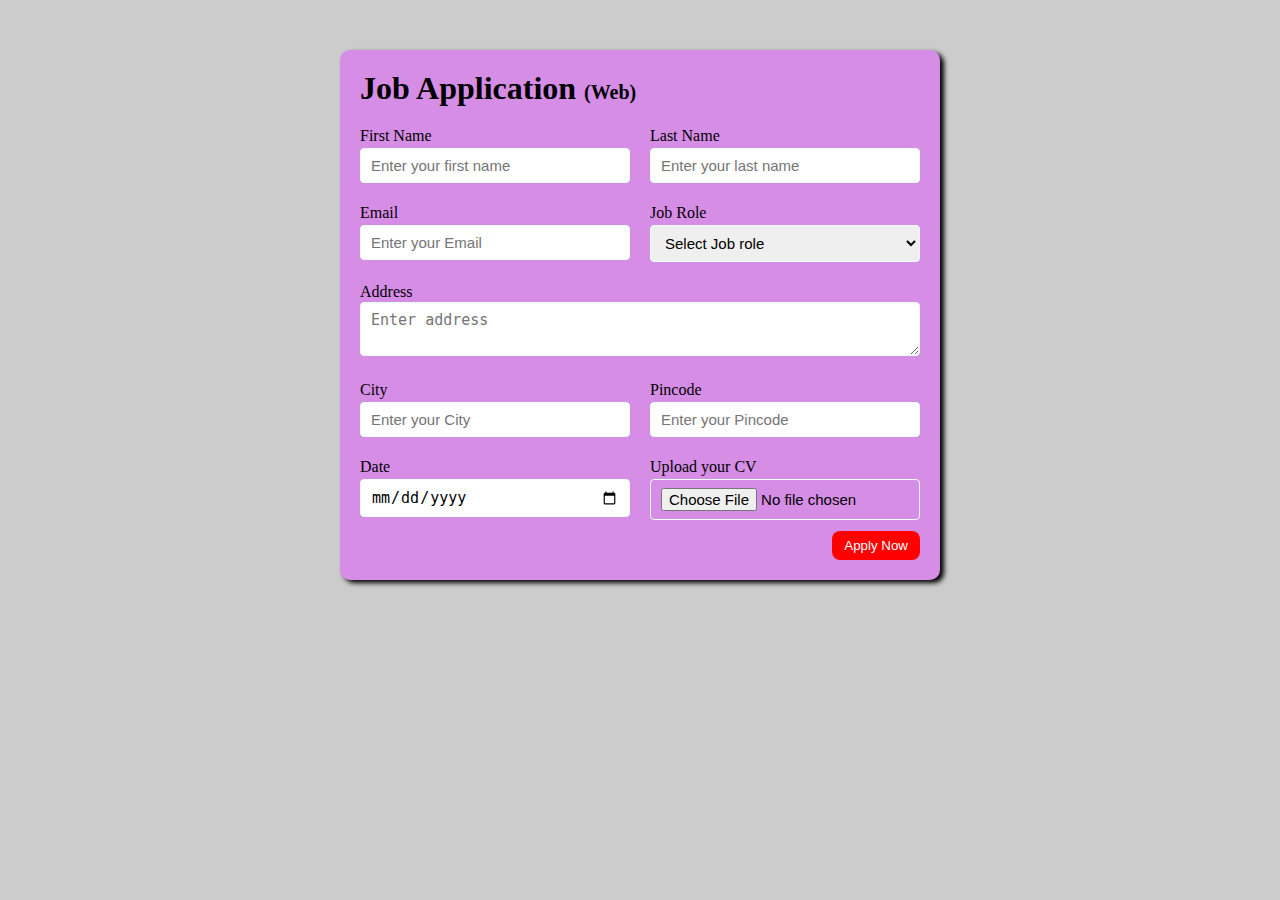
<file: PRO2/index.html>
<!DOCTYPE html>
<html lang="en">
<head>
    <meta charset="UTF-8">
    <meta http-equiv="X-UA-Compatible" content="IE=edge">
    <meta name="viewport" content="width=device-width, initial-scale=1.0">
    <title>Job Application form</title>
    <link rel="stylesheet" href="/PRO2/style.css">
</head>
</head>
<body>
    <div class="container">
        <div class="applybox">
        <h1>Job Application <span>(Web)</span></h1>

        <form action="">
            <div class="form_container">
                <div class="form_control">
                    <label for="first_name">First Name</label>
                        <input id="first_name" name="first_name" placeholder="Enter your first name">
                </div>

                <div class="form_control">
                    <label for="last_name">Last Name</label>
                        <input id="last_name" name="last_name" placeholder="Enter your last name">
                </div>

                <div class="form_control">
                    <label for="email">Email</label>
                        <input type="email" id="email" name="email" placeholder="Enter your Email">
                </div>

                <div class="form_control">
                    <label for="job_role">Job Role</label>
                        <select id="job_role" name="job_role">
                            <option value="">Select Job role</option>
                            <option value="frontend">Frontend</option>
                            <option value="backend">Backend</option>
                            <option value="full_stack">Full Stack</option>
                            <option value="ui_ux">UI / UX Developer</option>
                        </select>
                </div>
                <div class="txtarea_control">
                    <label for="address">Address</label>
                    <textarea id="address" rows="2" cols="50" placeholder="Enter address"></textarea>
                </div>

                <div class="form_control">
                    <label for="city">City</label>
                        <input id="city" name="city" placeholder="Enter your City">
                </div>

                <div class="form_control">
                    <label for="pincode">Pincode</label>
                        <input type="number" id="pincode" name="number" placeholder="Enter your Pincode">
                </div>
            
                <div class="form_control">
                    <label for="date">Date</label>
                        <input type="date" id="date" name="date" placeholder="">
                </div>

                <div class="form_control">
                    <label for="upload">Upload your CV</label>
                        <input type="file" id="cv" name="cv" placeholder="">
                </div>
            </div>
            <div class="btn-con">
                <button type="submit">Apply Now</button>
            </div>
        </form>
        </div>
    </div>
</body>
</html>
</file>
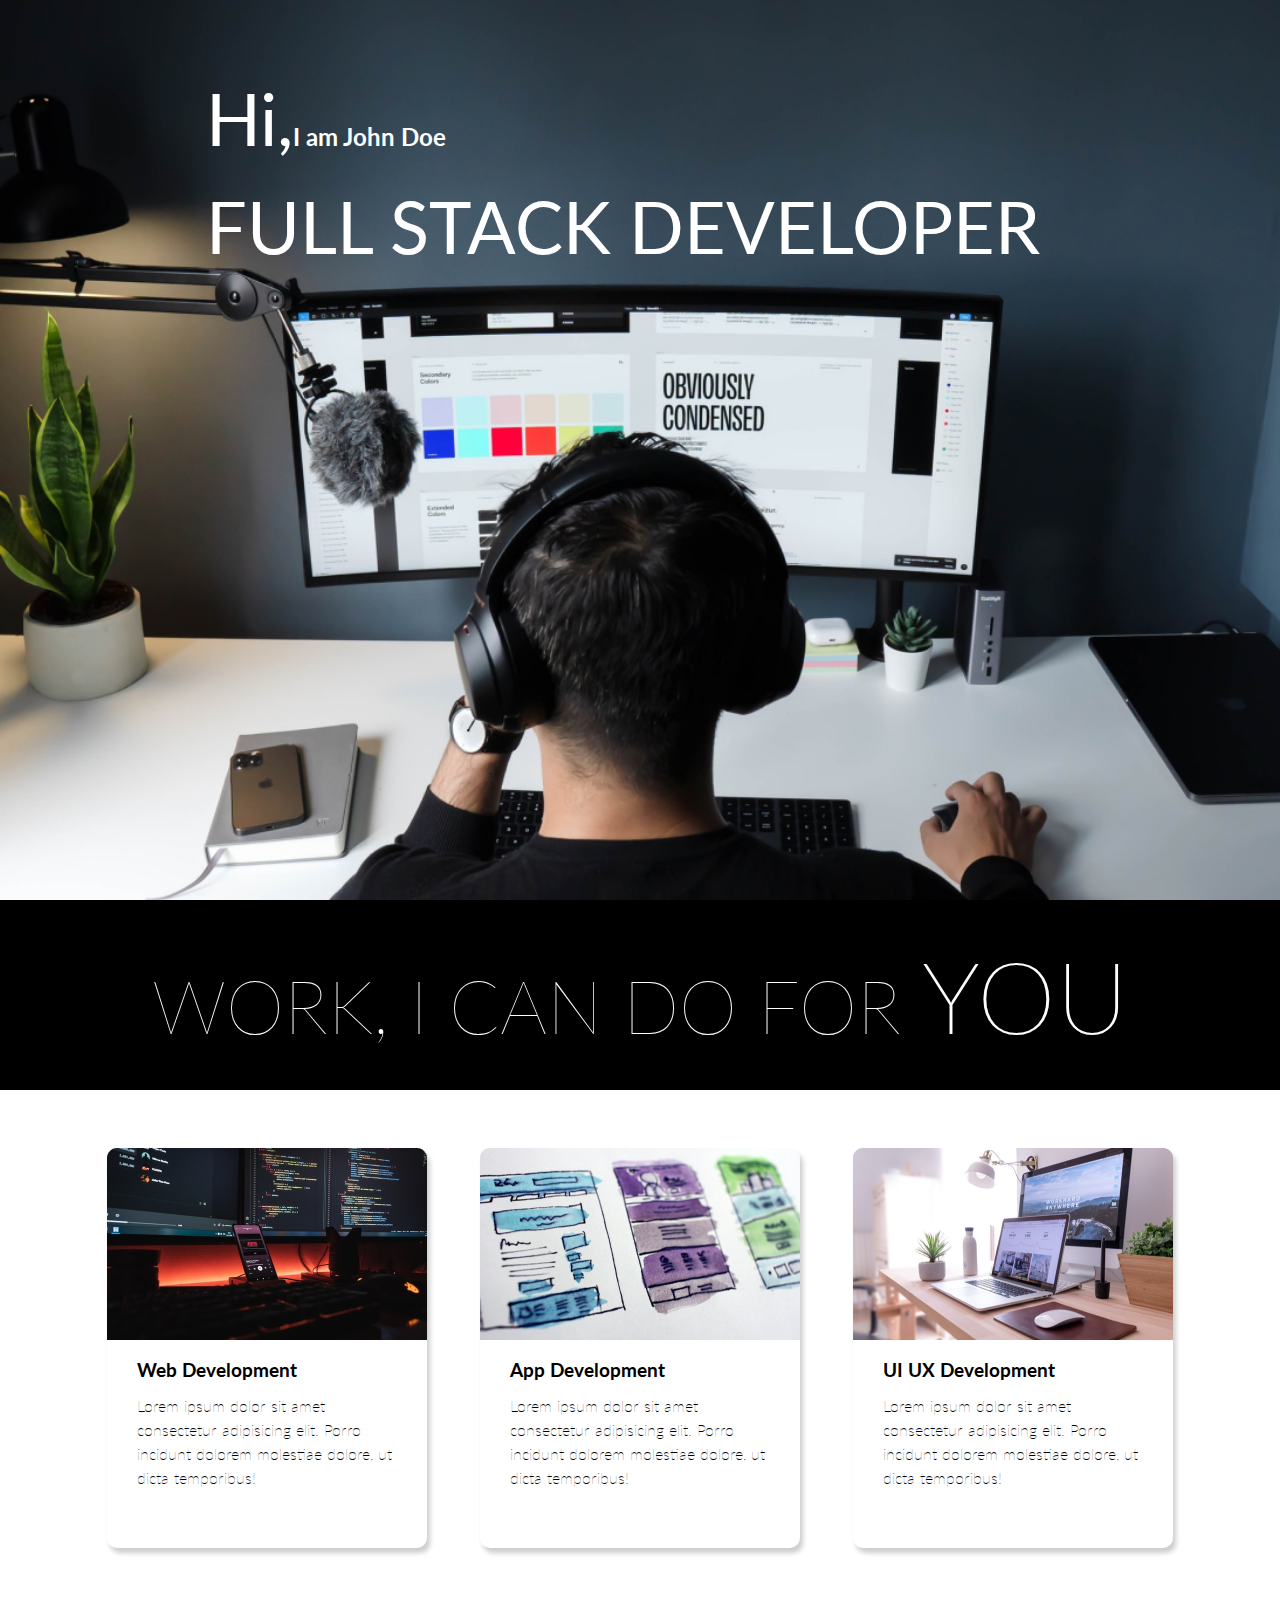
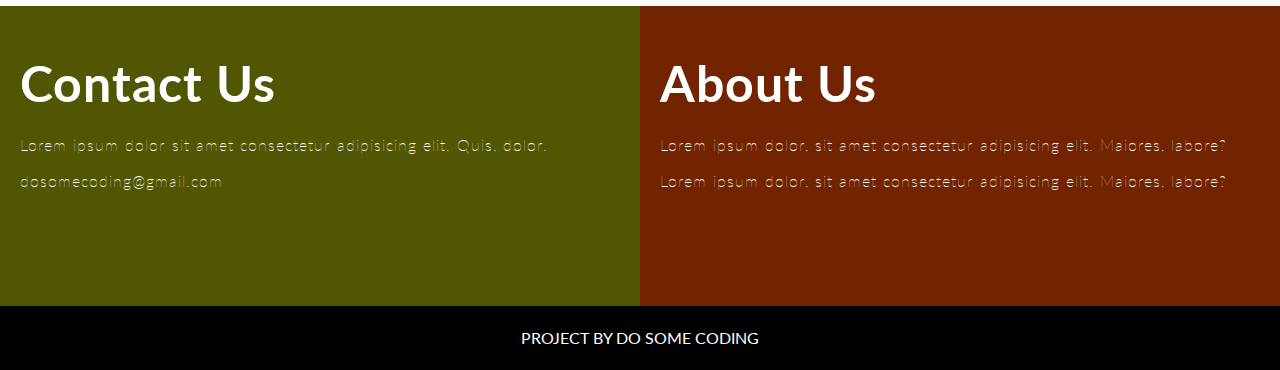
<file: PRO4/index.html>
<!DOCTYPE html>
<html lang="en">
<head>
    <meta charset="UTF-8">
    <meta http-equiv="X-UA-Compatible" content="IE=edge">
    <meta name="viewport" content="width=device-width, initial-scale=1.0">
    <title>Developer Landing Page</title>
    <link rel="stylesheet" href="style.css">
</head>
<body>

<!-- #1 -->
    <section class="hero">
        <div class="txtcon">
            <h2><span class="lgtxt">Hi,</span>I am John  Doe</h2>
            <h1 span class="lgtxt">FULL STACK DEVELOPER</span></h1>
        </div>
    </section>

<!-- #2 -->
    <section class="blackbox">
        <h2>Work, I can do for <span>You</span></h2>
    </section>

<!-- #3 -->
<section class="work">

    <div class="grid-items">

    <div class="card">
        <div class="img-con">
            <img src="/PRO4/2.png">
        </div>
        <div class="content-con">
            <h3>Web Development</h3>
            <p>Lorem ipsum dolor sit amet consectetur adipisicing elit.
                Porro incidunt dolorem molestiae dolore, ut dicta temporibus!</p>
        </div>
    </div>
</div>


<div class="grid-items">

    <div class="card">
        <div class="img-con">
            <img src="/PRO4/3.png">
        </div>
        <div class="content-con">
            <h3>App Development</h3>
            <p>Lorem ipsum dolor sit amet consectetur adipisicing elit.
                Porro incidunt dolorem molestiae dolore, ut dicta temporibus!</p>
        </div>
    </div>
</div>


<div class="grid-items">

    <div class="card">
        <div class="img-con">
            <img src="/PRO4/4.png">
        </div>
        <div class="content-con">
            <h3>UI UX Development</h3>
            <p>Lorem ipsum dolor sit amet consectetur adipisicing elit.
                Porro incidunt dolorem molestiae dolore, ut dicta temporibus!</p>
        </div>
    </div>
</div>
</section>   


<!-- #4 -->
<section class="bottom">
    <div class="contact">
        <h2>Contact Us</h2>
        <p>Lorem ipsum dolor sit amet consectetur adipisicing elit. Quis, dolor.</p>
        <p>dosomecoding@gmail.com</p>
    </div>
    <div class="about">
<h2>About Us</h2>
<p>Lorem ipsum dolor, sit amet consectetur adipisicing elit. Maiores, labore?</p>
<p>Lorem ipsum dolor, sit amet consectetur adipisicing elit. Maiores, labore?</p>
    </div>
</section>


<footer>
    Project by do some coding
</footer>

</body>
</html>
</file>
<file: PRO2/style.css>
*{
    padding: 0%;
    box-sizing: border-box;
    margin: 0%;
}
body{
    background-color: #ccc;
}
.container{
    max-width: 900px;
    margin: 0 auto;
}
.applybox{
    max-width: 600px;
    padding: 20px;
    background-color: white;
    margin: 0 auto;
    margin-top: 50px;
    box-shadow: 4px 3px 5px ;
    border-radius: 10px;
    background-color: rgb(214, 141, 229);
}
span{
    font-size: 20px;
}
.form_container{
    display: grid;
    grid-template-columns: repeat(auto-fit, minmax(200px, 1fr));
    gap: 20px;
    margin-top: 20px;
}
.form_control{
    display: flex;
    flex-direction: column;
}

input,select,textarea{
    padding: 8px 10px;
    margin: 1px 0;
    border: 1px solid rgb(232, 255, 250);
    border-radius: 4px;
    font-size: 15px;
}
label{
    margin-bottom: 2px;
}
input:focus{
    outline-color: red;
}
.btn-con{
    display:flex;
    justify-content: flex-end;
    margin-top: 10px;
}
button{
    background-color: red;
    color: white;
    border: transparent solid 2px;
    padding: 5px 10px;
    border-radius: 8px;
}
button:hover{
    background-color: gray;
    border: 2px solid red;
    transition: 0.4s ease-in;
    color: black;
    cursor: pointer;
}
.txtarea_control{
   grid-column: 1 /span 2; 
}

.txtarea_control textarea{
    width: 100%;
}

/* agar max-width 460 aata hai to media query fire hogi that is vho chota hojayega */

@media (max-width: 460px){
    .txtarea_control{
        grid-column: 1 /span 1; 
     }
}
</file>
<file: PRO4/style.css>
@import url('https://fonts.googleapis.com/css2?family=Lato&display=swap');
*{
    margin: 0%;
    padding: 0%;
    box-sizing: border-box;
}
html,body{
    line-height: 1.5;
    font-weight: 400;
    font-family: 'Lato', sans-serif;
}
.hero{
    background-image: url(/PRO4/0.png);
    background-repeat: no-repeat;
    background-size: cover;
    min-height: 100vh;
    background-position: center;
}
.txtcon{
    margin: 0 auto;
    color: white;
    max-width: 900px;
    padding-top: 64px;
    padding-left: 16px;
}
.lgtxt{
    font-size: 72px;
    font-weight: 400;
  
}
.blackbox{
    background-color: black;
    color: white;
    text-transform: uppercase;
    text-align: center;
    padding: 20px 0;
}
.blackbox h2{
    font-size: 74px;
    font-weight: 100;
}
.blackbox h2 span{
    font-size: 100px;
    font-weight: 200;
}
.grid-items{
    display: flex;
    justify-content: center;
}
.work{
    display: grid;
    gap: 20px;
    grid-template-columns: repeat(auto-fit,minmax(330px,1fr));
    max-width: 1100px;  /*maximum width itni hi deni hai cards ko usse jada nhi oky */
    margin: 58px auto;
}
.card{
    max-width: 320px;
    height: 400px;
    border-radius: 10px ;
    box-shadow: 3px 5px 5px rgba(1,1,1,0.2);
    transition: 0.2s ease-in-out;
   
}
.card:hover{
    transform: scale(1.04);
    box-shadow: 3px 5px 5px rgba(1,1,1,0.3);
    transition: 0.2s ease-in-out;
}
.content-con {
    margin: 0 20px;
 padding: 10px;
}
.content-con p{
    padding-top: 10px;
    font-weight: 100;
}
.bottom{
    display: grid;
    grid-template-columns: repeat(auto-fit,minmax(200px,1fr));

}
.contact{
    background-color:  #515603;

    
}
.about{
   background-color: #722300;
   
}
.contact h2{
    font-size: 50px;
}
.about h2{
    font-size: 50px;
}
.contact,.about{
    color: white;
    font-weight: 100;
    min-height: 300px;
    padding: 40px 20px;
    letter-spacing: 1px;
 
}
.contact p{
    margin-top: 12px;
}
.about p{
    margin-top: 12px;
}
footer{
    text-align: center;
    text-transform: uppercase;
    background-color: #000;
    color: white;
    padding: 20px;
}
@media (max-width: 780px){
    .hero{
        min-height: 50vh;
    }
    .txtcon{
        padding: 10px 0;
        text-align: center;
    }
    .lgtxt{
        font-size: 32px;
    }
    .blackbox h2{
        font-size: 30px;
    }
    .blackbox h2 span{
        font-size: 40px;
        font-weight: 300;
    }
    footer{
        padding: 10px;
    }
    .contact h2{
        font-size: 30px;
    }
    .about h2{
        font-size: 30px;
    }
}
</file>
